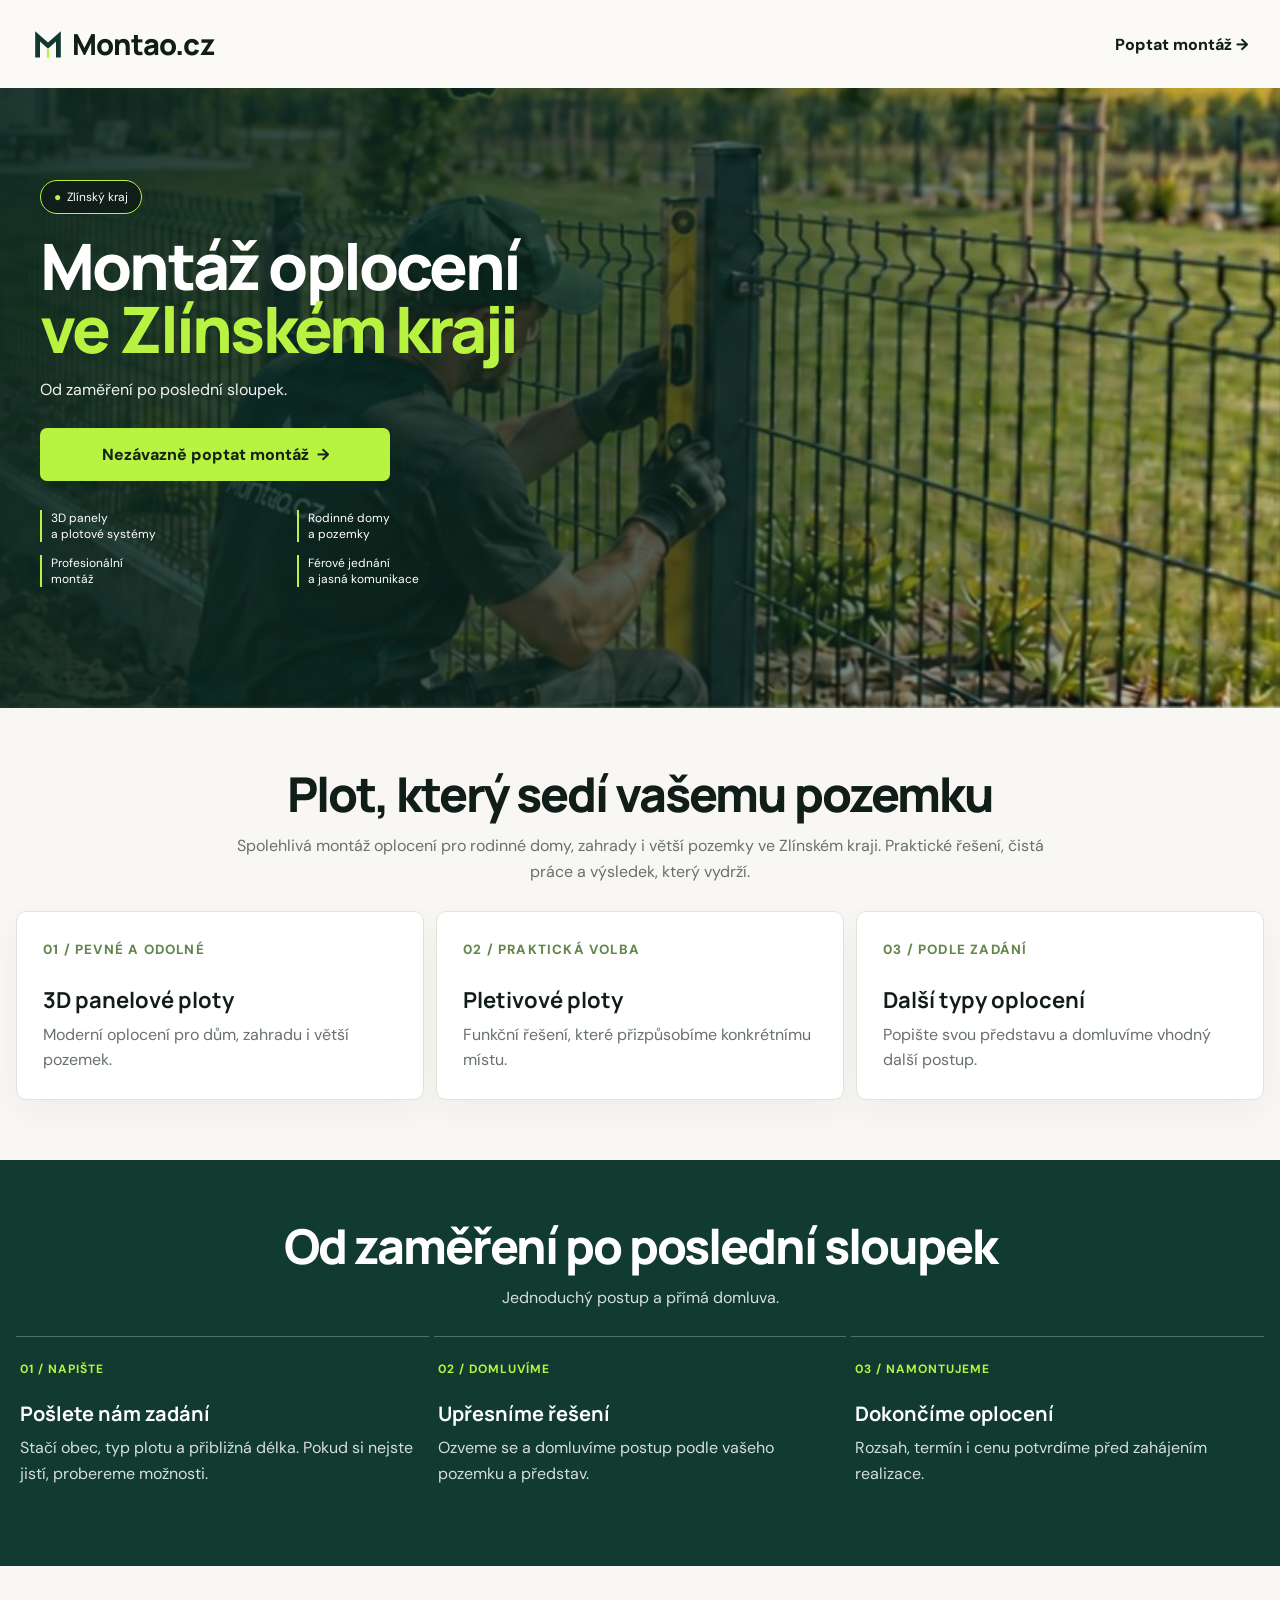
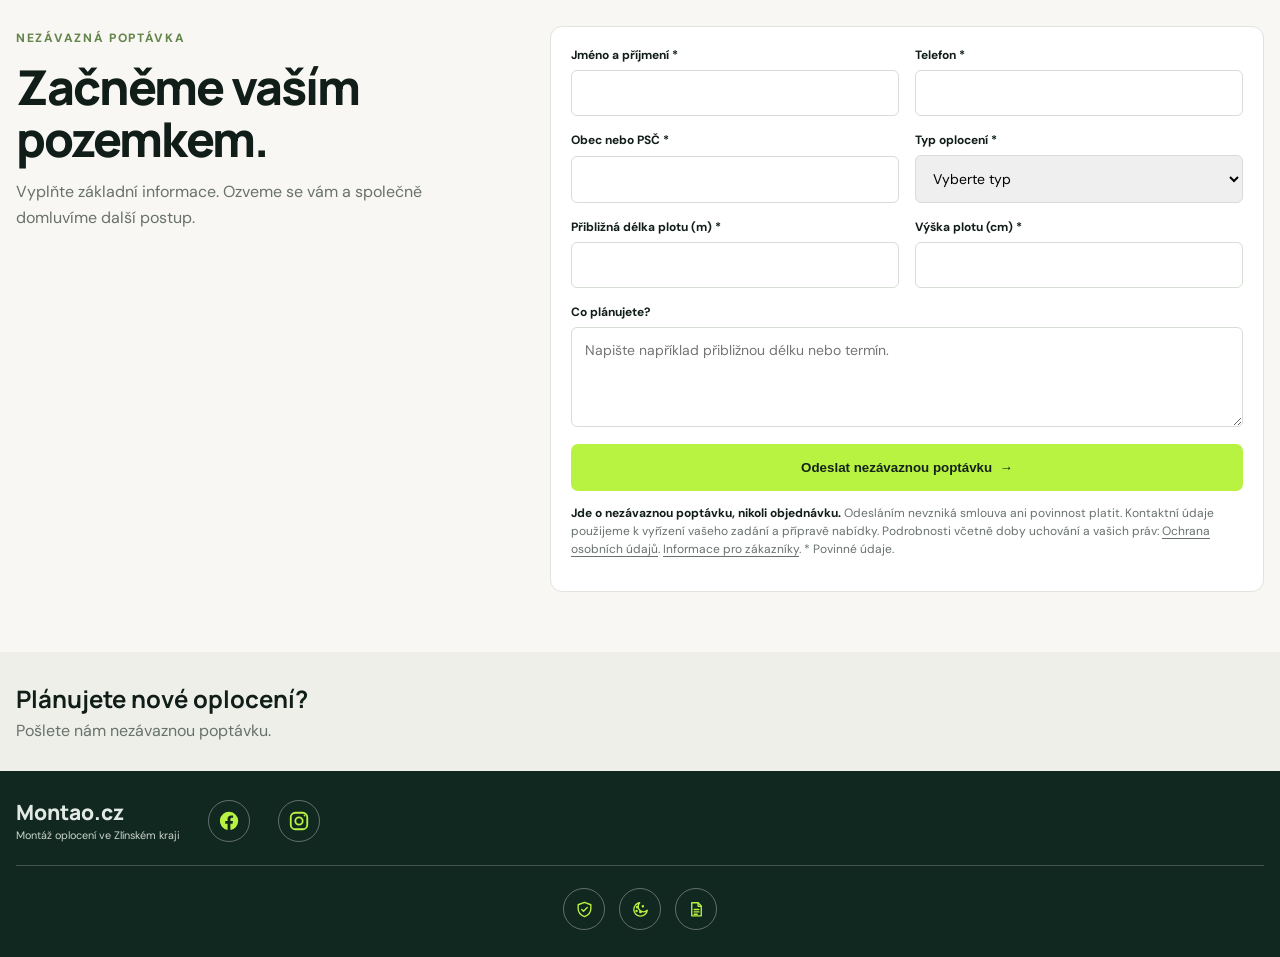
<file: index.html>
<!doctype html>
<html lang="cs">
<head>
<meta charset="utf-8">
<meta name="viewport" content="width=device-width, initial-scale=1">
<meta name="referrer" content="strict-origin-when-cross-origin">
<meta name="theme-color" content="#f7f6f2">
<meta name="description" content="Montao.cz zajišťuje montáž panelových a pletivových plotů ve Zlínském kraji. Zaměření, domluva i poctivá realizace. Nezávazná poptávka.">
<title>Montao.cz — Montáž oplocení ve Zlínském kraji</title>
<link rel="icon" href="favicon.svg" type="image/svg+xml">
<link rel="stylesheet" href="assets/fonts-local.css">
<style>
:root{--ink:#101d19;--forest:#12392e;--lime:#b9f342;--paper:#f8f7f3;--muted:#68716d;--line:#e1e3dd}
*{box-sizing:border-box}html{scroll-behavior:smooth;-webkit-tap-highlight-color:transparent}body{margin:0;background:var(--paper);color:var(--ink);font-family:"DM Sans",sans-serif}a{color:inherit;text-decoration:none}a,button,input,select,textarea{-webkit-tap-highlight-color:transparent}.wrap{width:min(1400px,calc(100% - 40px));margin-inline:auto}
.desktop-art{position:relative;width:min(100%,1536px);margin:0 auto;line-height:0}.desktop-art>img{display:block;width:100%;height:auto}.hot{position:absolute;z-index:2;display:block;border-radius:8px}.hot:hover{background:#b9f34218}.hot:focus-visible{outline:3px solid var(--lime);outline-offset:2px;background:#b9f34220}.visually-hidden{position:absolute;width:1px;height:1px;padding:0;margin:-1px;overflow:hidden;clip:rect(0,0,0,0);white-space:nowrap;border:0}
.mobile-head,.mobile-hero{display:none}
.section{padding:78px 0}.center{text-align:center;margin:0 auto 38px;max-width:820px}.center h2,.copy h2{font:800 clamp(32px,4vw,48px)/1.08 Manrope,sans-serif;letter-spacing:-2px;margin:0 0 13px}.center p,.copy p{color:var(--muted);line-height:1.65;margin:0;font-size:16px}.cards{display:grid;grid-template-columns:repeat(3,1fr);gap:20px}.card{min-height:220px;padding:26px;background:#fff;border:1px solid var(--line);border-radius:10px;box-shadow:0 12px 32px #12231b0a}.card small{color:#64864b;font-weight:800;letter-spacing:1.2px}.card h3{font:700 22px Manrope,sans-serif;margin:52px 0 9px}.card p{color:var(--muted);line-height:1.6;margin:0}
.steps{background:#113b30;color:#fff}.steps .center p{color:#d5dfd9}.step-grid{display:grid;grid-template-columns:repeat(3,1fr);gap:28px}.step{border-top:1px solid #ffffff44;padding:20px 4px}.step b{color:var(--lime);font-size:12px;letter-spacing:1px}.step h3{font:700 20px Manrope,sans-serif;margin:22px 0 8px}.step p{color:#d5dfd9;line-height:1.6;margin:0}
.quote{display:grid;grid-template-columns:.8fr 1.2fr;gap:58px;align-items:start}.copy h2{margin:14px 0}.eyebrow{font-size:12px;text-transform:uppercase;letter-spacing:1.7px;color:#64864b;font-weight:800}.call-link{display:inline-block;font:700 24px Manrope,sans-serif;margin-top:23px}.form-card{padding:30px;background:#fff;border:1px solid var(--line);border-radius:12px}.fields{display:grid;grid-template-columns:1fr 1fr;gap:16px}.field{display:grid;gap:7px}.field.full{grid-column:1/-1}.field label{font-size:12px;font-weight:700}.field input,.field select,.field textarea{width:100%;border:1px solid #d5ddd4;border-radius:6px;padding:13px;font:14px "DM Sans",sans-serif}.field textarea{min-height:100px;resize:vertical}.button{display:inline-flex;justify-content:center;align-items:center;background:var(--lime);color:#15221a;font-weight:800;border:0;border-radius:7px;padding:16px 22px;cursor:pointer}.form-card .button{width:100%;margin-top:17px}.form-note{font-size:12px;color:var(--muted);line-height:1.5;margin:13px 0 0}.contact{background:#eeefe9;padding:30px 0}.contact-inner{display:grid;grid-template-columns:minmax(0,1fr) 170px auto;align-items:center;gap:24px}.contact-copy{grid-column:1;grid-row:1}.contact-inner .call-link{grid-column:3;grid-row:1;margin-top:0}.contact-portrait{grid-column:2;grid-row:1;display:block;width:160px;max-height:180px;object-fit:contain;align-self:end}.contact h2{font:700 24px Manrope,sans-serif;margin:0 0 5px}.contact p{margin:0;color:var(--muted)}.footer{background:#112820;color:#e3eae5;padding:27px 0;font-size:13px}.foot{display:flex;justify-content:space-between;align-items:center;gap:20px}.foot-brand{display:flex;align-items:center;justify-content:space-between;gap:20px}.foot strong{font:800 21px Manrope}.foot small{color:#cad4cd}.foot-right{display:flex;align-items:center;justify-content:flex-end;gap:16px;text-align:right;line-height:1.6}.email-icon{display:inline-flex;align-items:center;justify-content:center;gap:10px;height:42px;padding:0 13px;border:1px solid #ffffff55;border-radius:999px;color:#e3eae5;flex:0 0 auto;transition:background .2s,color .2s}.email-icon:hover,.email-icon:focus-visible{background:#b9f342;color:#112820;outline:2px solid #8ab82d;outline-offset:3px}.email-icon svg{width:19px;height:19px;fill:none;stroke:#b9f342;stroke-width:1.7;stroke-linecap:round;stroke-linejoin:round;flex:0 0 auto}.email-icon:hover svg,.email-icon:focus-visible svg{stroke:#112820}.email-label{font-size:13px;white-space:nowrap}.footer-ico{font-size:13px;color:#e3eae5;white-space:nowrap}.facebook-link{display:inline-flex;align-items:center;justify-content:center;width:42px;height:42px;border:1px solid #ffffff55;border-radius:50%;color:#b9f342;flex:0 0 auto;transition:background .2s,color .2s}.facebook-link:hover,.facebook-link:focus-visible{background:#b9f342;color:#112820;outline-offset:3px}.footer-portrait{display:block;width:104px;height:104px;object-fit:contain;flex:0 0 auto}
@media(min-width:0px){.desktop-art{display:none}.mobile-head{display:flex;height:68px;align-items:center;justify-content:space-between;padding:0 17px;background:#fbfaf6}.mobile-brand{display:flex;align-items:center;gap:8px;font:800 20px Manrope,sans-serif;letter-spacing:-.8px}.mobile-brand svg{width:32px;height:36px}.mobile-head .phone{font-size:13px;font-weight:800;white-space:nowrap}.mobile-hero{display:flex;position:relative;min-height:600px;padding:40px 19px 32px;align-items:flex-start;overflow:hidden;color:white;background:#12372d url("assets/approved-mobile-scene.svg") 48% center/auto 100% no-repeat}.mobile-hero:before{content:"";position:absolute;inset:0;background:linear-gradient(90deg,rgba(11,39,31,.92),rgba(11,39,31,.68) 56%,rgba(11,39,31,.18))}.mobile-content{position:relative;z-index:1;width:min(100%,460px);padding-top:20px}.mobile-map{display:inline-flex;background:#101d19;color:white;border:1px solid var(--lime);border-radius:40px;padding:8px 13px;font-size:12px;margin-bottom:20px}.mobile-map b{color:var(--lime);margin-right:6px}.mobile-content h1{font:800 clamp(42px,12vw,58px)/.99 Manrope,sans-serif;letter-spacing:-2.8px;margin:0 0 17px}.mobile-content h1 span{color:var(--lime)}.mobile-content p{font-size:16px;line-height:1.55;color:#f0f3ee;max-width:340px;margin:0 0 25px}.mobile-actions{display:grid;gap:10px;max-width:350px}.mobile-actions a{min-height:52px}.mobile-actions .outline{display:flex;align-items:center;justify-content:center;border:1px solid #fff9;border-radius:7px;font-weight:700}.mobile-benefits{display:grid;grid-template-columns:1fr 1fr;gap:13px;margin-top:29px;font-size:12px;line-height:1.35}.mobile-benefits span{border-left:2px solid var(--lime);padding-left:9px}.section{padding:60px 0}.wrap{width:min(100% - 32px,1400px)}.center{margin-bottom:25px}.cards{grid-template-columns:1fr;gap:12px}.card{min-height:155px}.card h3{margin:26px 0 7px}.step-grid{grid-template-columns:1fr;gap:5px}.quote{grid-template-columns:1fr;gap:24px}.fields{grid-template-columns:1fr}.field.full{grid-column:auto}.form-card{padding:20px}.contact-inner{grid-template-columns:minmax(0,1fr) 96px;gap:10px 16px;align-items:center}.contact-copy{grid-column:1;grid-row:1}.contact-inner .call-link{grid-column:1;grid-row:2;margin-top:20px}.contact-portrait{grid-column:2;grid-row:1 / span 2;width:96px;max-height:none;align-self:center}.foot{align-items:stretch;flex-direction:column}.foot-brand{width:100%}.foot-right{width:100%;justify-content:space-between;text-align:left}.footer-portrait{width:128px;height:128px}}
@media(min-width:761px) and (max-width:950px){.desktop-art .hot{min-width:0}.section{padding:60px 0}.quote{gap:30px}}
.legal-links{display:flex;justify-content:center;align-items:center;gap:14px;padding-top:22px;margin-top:22px;border-top:1px solid #ffffff33;line-height:1.6}.legal-links a{display:grid;place-items:center;width:42px;height:42px;border:1px solid #ffffff55;border-radius:50%;color:#b9f342;transition:background .2s,color .2s}.legal-links a:hover,.legal-links a:focus-visible{background:#b9f342;color:#112820;outline-offset:3px}.legal-links svg{width:19px;height:19px;fill:none;stroke:currentColor;stroke-width:1.7;stroke-linecap:round;stroke-linejoin:round}.form-note a{text-decoration:underline;text-underline-offset:3px}.foot-right{overflow-wrap:anywhere}.legal-links a:focus-visible,.form-note a:focus-visible{outline:2px solid #8ab82d;outline-offset:3px}.form-note strong{color:var(--ink)}

@media(max-width:760px){
.contact{padding:28px 0;background:#eeefe9}.contact-inner{display:grid;grid-template-columns:1fr;gap:16px;align-items:start}.contact-copy{grid-column:1;grid-row:auto}.contact h2{font-size:25px;line-height:1.18;max-width:340px}.contact-inner .call-link{grid-column:1;grid-row:auto;display:flex;align-items:center;justify-content:center;gap:10px;width:100%;min-height:58px;margin:2px 0 0;padding:14px 18px;border-radius:8px;background:#12392e;color:#fff;font-size:20px;letter-spacing:.2px}.contact-inner .call-link:before{content:"☎";font:500 19px sans-serif}.contact-inner .call-link:after{content:none}
.footer{padding:28px 0 34px}.foot{gap:22px}.foot>div:first-child{width:100%}.foot strong{font-size:24px}.foot-right{width:100%;display:flex;flex-direction:column;align-items:flex-start;justify-content:flex-start;gap:18px;text-align:left;line-height:1.7;font-size:14px}.footer-portrait{align-self:center;width:150px;height:150px;margin:0 auto 2px}.legal-links{flex-direction:row;align-items:center;justify-content:center;gap:14px;padding-top:20px;margin-top:22px}.legal-links a{display:grid;flex:0 0 42px;max-width:none}
}
@media(min-width:761px){
.mobile-head{height:88px;padding:0 max(32px,calc((100% - 1400px)/2));gap:32px}.mobile-brand{font-size:29px}.mobile-head .phone{font-size:16px}.mobile-hero{min-height:620px;padding:72px max(40px,calc((100% - 1400px)/2));background-position:right center;background-size:auto 100%}.mobile-content{width:650px;max-width:62%}.mobile-content h1{font-size:clamp(48px,5vw,76px)}.mobile-benefits{max-width:500px}.cards{grid-template-columns:repeat(3,1fr)}.step-grid{grid-template-columns:repeat(3,1fr)}.quote{grid-template-columns:.8fr 1.2fr;gap:58px}.fields{grid-template-columns:1fr 1fr}.field.full{grid-column:1/-1}.foot{flex-direction:row}.foot-brand{justify-content:flex-start;gap:28px}
}
</style>
</head>
<body>
<header class="mobile-head">
<a class="mobile-brand" href="#" aria-label="Montao.cz, úvod"><svg viewBox="0 0 40 44" aria-hidden="true"><path d="M4 39V6l16 14L36 6v33h-6V19L20 28 10 19v20z" fill="#12392e"/><path d="M20 28v11" stroke="#b9f342" stroke-width="3"/></svg><span>Montao.cz</span></a>
<a class="phone" href="#poptavka">Poptat montáž →</a>
</header>
<main>
<section class="mobile-hero">
<div class="mobile-content">
<div class="mobile-map" id="oblast"><b>●</b> Zlínský kraj</div>
<h1>Montáž oplocení<br><span>ve Zlínském kraji</span></h1>
<p>Od zaměření po poslední sloupek.</p>
<div class="mobile-actions"><a class="button" href="#poptavka">Nezávazně poptat montáž&nbsp; →</a></div>
<div class="mobile-benefits"><span>3D panely<br>a plotové systémy</span><span>Rodinné domy<br>a pozemky</span><span>Profesionální<br>montáž</span><span>Férové jednání<br>a jasná komunikace</span></div>
</div>
</section>
<section class="section" id="oploceni"><div class="wrap"><div class="center"><h2>Plot, který sedí vašemu pozemku</h2><p>Spolehlivá montáž oplocení pro rodinné domy, zahrady i větší pozemky ve Zlínském kraji. Praktické řešení, čistá práce a výsledek, který vydrží.</p></div><div class="cards"><article class="card"><small>01 / PEVNÉ A ODOLNÉ</small><h3>3D panelové ploty</h3><p>Moderní oplocení pro dům, zahradu i větší pozemek.</p></article><article class="card"><small>02 / PRAKTICKÁ VOLBA</small><h3>Pletivové ploty</h3><p>Funkční řešení, které přizpůsobíme konkrétnímu místu.</p></article><article class="card"><small>03 / PODLE ZADÁNÍ</small><h3>Další typy oplocení</h3><p>Popište svou představu a domluvíme vhodný další postup.</p></article></div></div></section>
<section class="section steps" id="postup"><div class="wrap"><div class="center"><h2>Od zaměření po poslední sloupek</h2><p>Jednoduchý postup a přímá domluva.</p></div><div class="step-grid"><article class="step"><b>01 / NAPIŠTE</b><h3>Pošlete nám zadání</h3><p>Stačí obec, typ plotu a přibližná délka. Pokud si nejste jistí, probereme možnosti.</p></article><article class="step"><b>02 / DOMLUVÍME</b><h3>Upřesníme řešení</h3><p>Ozveme se a domluvíme postup podle vašeho pozemku a představ.</p></article><article class="step"><b>03 / NAMONTUJEME</b><h3>Dokončíme oplocení</h3><p>Rozsah, termín i cenu potvrdíme před zahájením realizace.</p></article></div></div></section>
<section class="section wrap quote" id="poptavka"><div class="copy"><span class="eyebrow">Nezávazná poptávka</span><h2>Začněme vaším pozemkem.</h2><p>Vyplňte základní informace. Ozveme se vám a společně domluvíme další postup.</p></div><div class="form-card"><form id="quoteForm"><div class="fields"><div class="field"><label for="name">Jméno a příjmení *</label><input id="name" name="name" autocomplete="name" required></div><div class="field"><label for="phone">Telefon *</label><input id="phone" name="phone" type="tel" autocomplete="tel" required></div><div class="field"><label for="place">Obec nebo PSČ *</label><input id="place" name="place" autocomplete="postal-code" required></div><div class="field"><label for="type">Typ oplocení *</label><select id="type" name="type" required><option value="" disabled selected>Vyberte typ</option><option>3D panelový plot</option><option>Pletivový plot</option><option>Jiný typ / poradit</option></select></div><div class="field"><label for="length">Přibližná délka plotu (m) *</label><input id="length" name="length" type="number" min="0.01" max="1000" step="0.01" inputmode="decimal" required></div><div class="field"><label for="height">Výška plotu (cm) *</label><input id="height" name="height" type="number" min="40" max="400" step="1" required></div><div class="field full"><label for="message">Co plánujete?</label><textarea id="message" name="message" placeholder="Napište například přibližnou délku nebo termín."></textarea></div></div><button class="button" type="submit">Odeslat nezávaznou poptávku&nbsp; →</button><p class="form-note"><strong>Jde o nezávaznou poptávku, nikoli objednávku.</strong> Odesláním nevzniká smlouva ani povinnost platit. Kontaktní údaje použijeme k vyřízení vašeho zadání a přípravě nabídky. Podrobnosti včetně doby uchování a vašich práv: <a href="ochrana-osobnich-udaju.html">Ochrana osobních údajů</a>. <a href="informace-pro-zakazniky.html">Informace pro zákazníky</a>. * Povinné údaje.</p><p class="form-note" id="formStatus" role="status" aria-live="polite"></p></form></div></section>
<section class="contact"><div class="wrap contact-inner"><div class="contact-copy"><h2>Plánujete nové oplocení?</h2><p>Pošlete nám nezávaznou poptávku.</p></div></div></section>
</main>
<footer class="footer"><div class="wrap foot"><div class="foot-brand"><div><strong>Montao.cz</strong><br><small>Montáž oplocení ve Zlínském kraji</small></div><a class="facebook-link" href="https://www.facebook.com/montao.cz" target="_blank" rel="noopener noreferrer" aria-label="Montao.cz na Facebooku" title="Montao.cz na Facebooku"><svg viewBox="0 0 24 24" width="22" height="22" aria-hidden="true" fill="currentColor"><path d="M22 12a10 10 0 1 0-11.56 9.88v-6.99H7.9V12h2.54V9.8c0-2.51 1.49-3.9 3.78-3.9 1.1 0 2.25.2 2.25.2v2.47H15.2c-1.24 0-1.63.77-1.63 1.56V12h2.78l-.45 2.89h-2.33v6.99A10 10 0 0 0 22 12Z"/></svg><span class="visually-hidden">Facebook</span></a><a class="facebook-link" href="https://www.instagram.com/montao.cz/" target="_blank" rel="noopener noreferrer" aria-label="Montao.cz na Instagramu" title="Montao.cz na Instagramu"><svg viewBox="0 0 24 24" width="22" height="22" aria-hidden="true" fill="none" stroke="currentColor" stroke-width="2"><rect x="3" y="3" width="18" height="18" rx="5"/><circle cx="12" cy="12" r="4"/><circle cx="18" cy="6" r="1" fill="currentColor" stroke="none"/></svg><span class="visually-hidden">Instagram</span></a></div></div><nav class="wrap legal-links" aria-label="Právní informace"><a href="ochrana-osobnich-udaju.html" aria-label="Ochrana osobních údajů" title="Ochrana osobních údajů"><svg viewBox="0 0 24 24" aria-hidden="true"><path d="M12 3 20 6v5c0 5-3.4 8.2-8 10-4.6-1.8-8-5-8-10V6l8-3Z"/><path d="m8.5 12 2.2 2.2 4.8-4.8"/></svg><span class="visually-hidden">Ochrana osobních údajů</span></a><a href="cookies.html" aria-label="Cookies" title="Cookies"><svg viewBox="0 0 24 24" aria-hidden="true"><path d="M20.5 13A8.5 8.5 0 1 1 11 3.5a6.5 6.5 0 0 0 9.5 9.5Z"/><circle cx="8" cy="9" r="1"/><circle cx="12" cy="15" r="1"/><circle cx="7" cy="14" r=".7"/><circle cx="15" cy="8" r=".7"/></svg><span class="visually-hidden">Cookies</span></a><a href="informace-pro-zakazniky.html" aria-label="Informace pro zákazníky a reklamace" title="Informace pro zákazníky a reklamace"><svg viewBox="0 0 24 24" aria-hidden="true"><path d="M6 3.5h8l4 4V20H6z"/><path d="M14 3.5V8h4M9 12h6M9 15h6M9 18h4"/></svg><span class="visually-hidden">Informace pro zákazníky a reklamace</span></a></nav></footer>
<script>
document.getElementById('quoteForm').addEventListener('submit',async function(e){e.preventDefault();const form=e.currentTarget,status=document.getElementById('formStatus'),button=form.querySelector('button[type="submit"]');if(!form.reportValidity())return;button.disabled=true;button.textContent='Odesílám…';status.style.color='';status.textContent='Odesílám poptávku…';const v=id=>form.elements[id].value.trim();const fenceType=v('type'),length=Number(v('length')),height=Number(v('height')),now=new Date().toISOString();const lead={schemaVersion:2,mode:'lead',name:v('name'),phone:v('phone'),email:'',place:v('place'),region:'',note:v('message'),fenceType,height,segments:[{name:'Celková délka oplocení',length,connection:'začátek'}],options:[],gate:false,gateType:'',gateWidth:0,gateDrive:'',gateSection:0,gatePos:0,wicket:false,wicketWidth:0,wicketSection:0,wicketPos:0,scopeValue:'material',scope:'Materiál',displayedPrice:'',priceKind:'individuální nabídka',priceReason:'',placeFromCalculator:''};const controller=new AbortController();let timeout;try{const timeoutPromise=new Promise((_,reject)=>{timeout=setTimeout(()=>{controller.abort();reject(new Error('request_timeout'))},15000)});const response=await Promise.race([fetch('https://jmukoccjqykyoqsypuwb.supabase.co/functions/v1/submit-lead',{method:'POST',credentials:'omit',signal:controller.signal,headers:{'Accept':'application/json','Content-Type':'application/json','apikey':'sb_publishable_FSrTbgu1LeF9DNeam3ztwA_3dNHGq-V'},body:JSON.stringify({transportVersion:1,source:'plotao.cz',submittedAt:now,lead})}),timeoutPromise]);let result={};try{result=await response.json()}catch{}if(!response.ok){if(response.status===403)throw new Error('Doména webu není povolená pro odesílání do Plotao (HTTP 403).');if(response.status>=500)throw new Error('Plotao administrace je momentálně nedostupná (HTTP '+response.status+').');throw new Error('Administrace poptávku odmítla (HTTP '+response.status+'). Zkontrolujte zadané údaje.');}status.style.color='#26733b';status.textContent='Děkujeme, poptávka byla úspěšně odeslána. Ozveme se vám.';form.reset();}catch(error){status.style.color='#9a3e24';const detail=(error?.name==='AbortError'||error?.message==='request_timeout')?'Čekání na Plotao přesáhlo 15 sekund.':error instanceof TypeError?'Spojení s Plotao administrací se nezdařilo (síť nebo povolení domény).':(error instanceof Error?error.message:'Odeslání se nezdařilo.');status.textContent=detail+' Vyplněná data zůstala zachována; zkuste to prosím znovu později.';}finally{clearTimeout(timeout);button.disabled=false;button.innerHTML='Odeslat nezávaznou poptávku&nbsp; →';}});
</script>
</body>
</html>
</file>
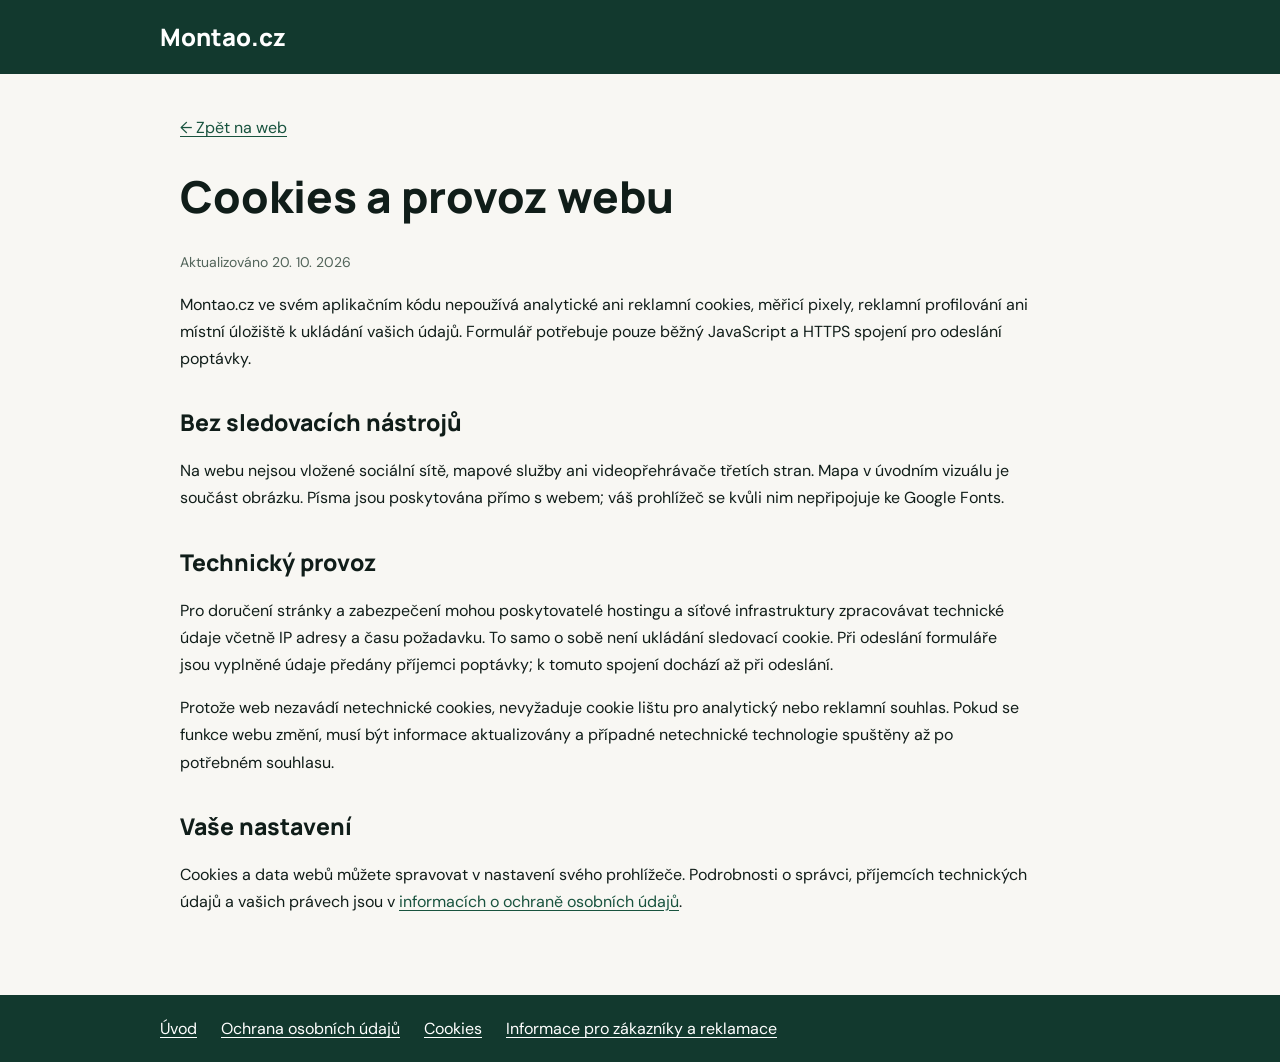
<file: cookies.html>
<!doctype html>
<html lang="cs"><head><meta charset="utf-8"><meta name="viewport" content="width=device-width,initial-scale=1"><title>Cookies a provoz webu | Montao.cz</title><meta name="robots" content="noindex,follow"><meta name="referrer" content="strict-origin-when-cross-origin"><link rel="icon" href="favicon.svg" type="image/svg+xml"><link rel="stylesheet" href="assets/fonts-local.css"><style>
:root{--ink:#101d19;--forest:#12392e;--lime:#b9f342;--paper:#f8f7f3}*{box-sizing:border-box}body{margin:0;background:var(--paper);color:var(--ink);font:16px/1.7 "DM Sans",Arial,sans-serif}header,footer{background:var(--forest);color:white;padding:20px max(20px,calc((100% - 960px)/2))}header a{font:800 24px Manrope,sans-serif;color:white;text-decoration:none}main{max-width:960px;margin:auto;padding:40px 20px 64px}h1{font:800 clamp(30px,5vw,44px)/1.15 Manrope,sans-serif}h2{font:800 23px/1.3 Manrope,sans-serif;margin-top:36px}h3{font-size:18px}a{color:#18533e;text-underline-offset:3px;overflow-wrap:anywhere}footer a{color:white}nav{display:flex;flex-wrap:wrap;gap:12px 24px}p,li{max-width:850px}.note{background:#edf3e3;border-left:4px solid #8ab82d;padding:16px 20px}.date{font-size:14px;color:#52645a}ul{padding-left:24px}address{font-style:normal}.template{border:1px solid #bdc8bf;background:white;padding:20px;line-height:2}@media print{header,footer,.back{display:none}main{padding:0;max-width:none}a{color:inherit}}
</style></head><body><header><a href="./">Montao.cz</a></header><main><a class="back" href="./">← Zpět na web</a><h1>Cookies a provoz webu</h1><p class="date">Aktualizováno 20. 10. 2026</p>
<p>Montao.cz ve svém aplikačním kódu nepoužívá analytické ani reklamní cookies, měřicí pixely, reklamní profilování ani místní úložiště k ukládání vašich údajů. Formulář potřebuje pouze běžný JavaScript a HTTPS spojení pro odeslání poptávky.</p>
<h2>Bez sledovacích nástrojů</h2><p>Na webu nejsou vložené sociální sítě, mapové služby ani videopřehrávače třetích stran. Mapa v úvodním vizuálu je součást obrázku. Písma jsou poskytována přímo s webem; váš prohlížeč se kvůli nim nepřipojuje ke Google Fonts.</p>
<h2>Technický provoz</h2><p>Pro doručení stránky a zabezpečení mohou poskytovatelé hostingu a síťové infrastruktury zpracovávat technické údaje včetně IP adresy a času požadavku. To samo o sobě není ukládání sledovací cookie. Při odeslání formuláře jsou vyplněné údaje předány příjemci poptávky; k tomuto spojení dochází až při odeslání.</p>
<p>Protože web nezavádí netechnické cookies, nevyžaduje cookie lištu pro analytický nebo reklamní souhlas. Pokud se funkce webu změní, musí být informace aktualizovány a případné netechnické technologie spuštěny až po potřebném souhlasu.</p>
<h2>Vaše nastavení</h2><p>Cookies a data webů můžete spravovat v nastavení svého prohlížeče. Podrobnosti o správci, příjemcích technických údajů a vašich právech jsou v <a href="ochrana-osobnich-udaju.html">informacích o ochraně osobních údajů</a>.</p></main><footer><nav aria-label="Právní informace"><a href="./">Úvod</a><a href="ochrana-osobnich-udaju.html">Ochrana osobních údajů</a><a href="cookies.html">Cookies</a><a href="informace-pro-zakazniky.html">Informace pro zákazníky a reklamace</a></nav></footer></body></html>
</file>
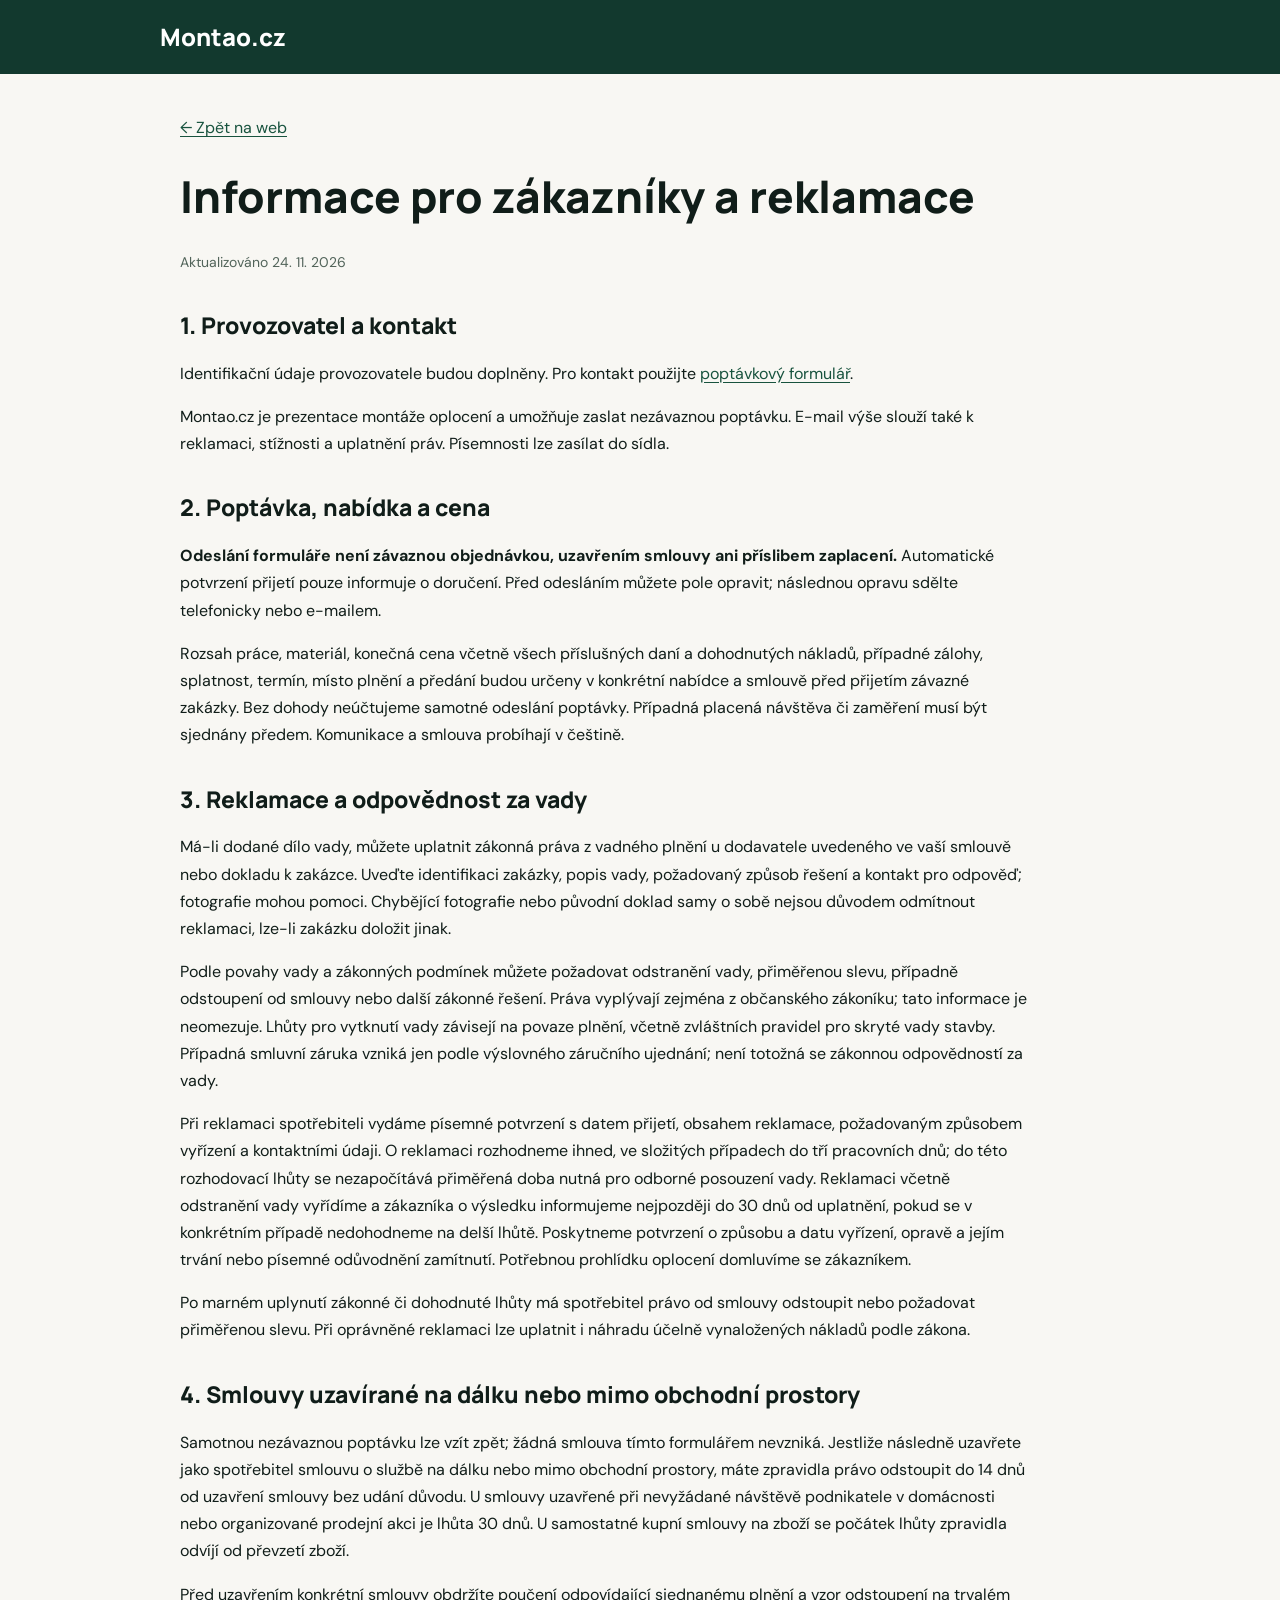
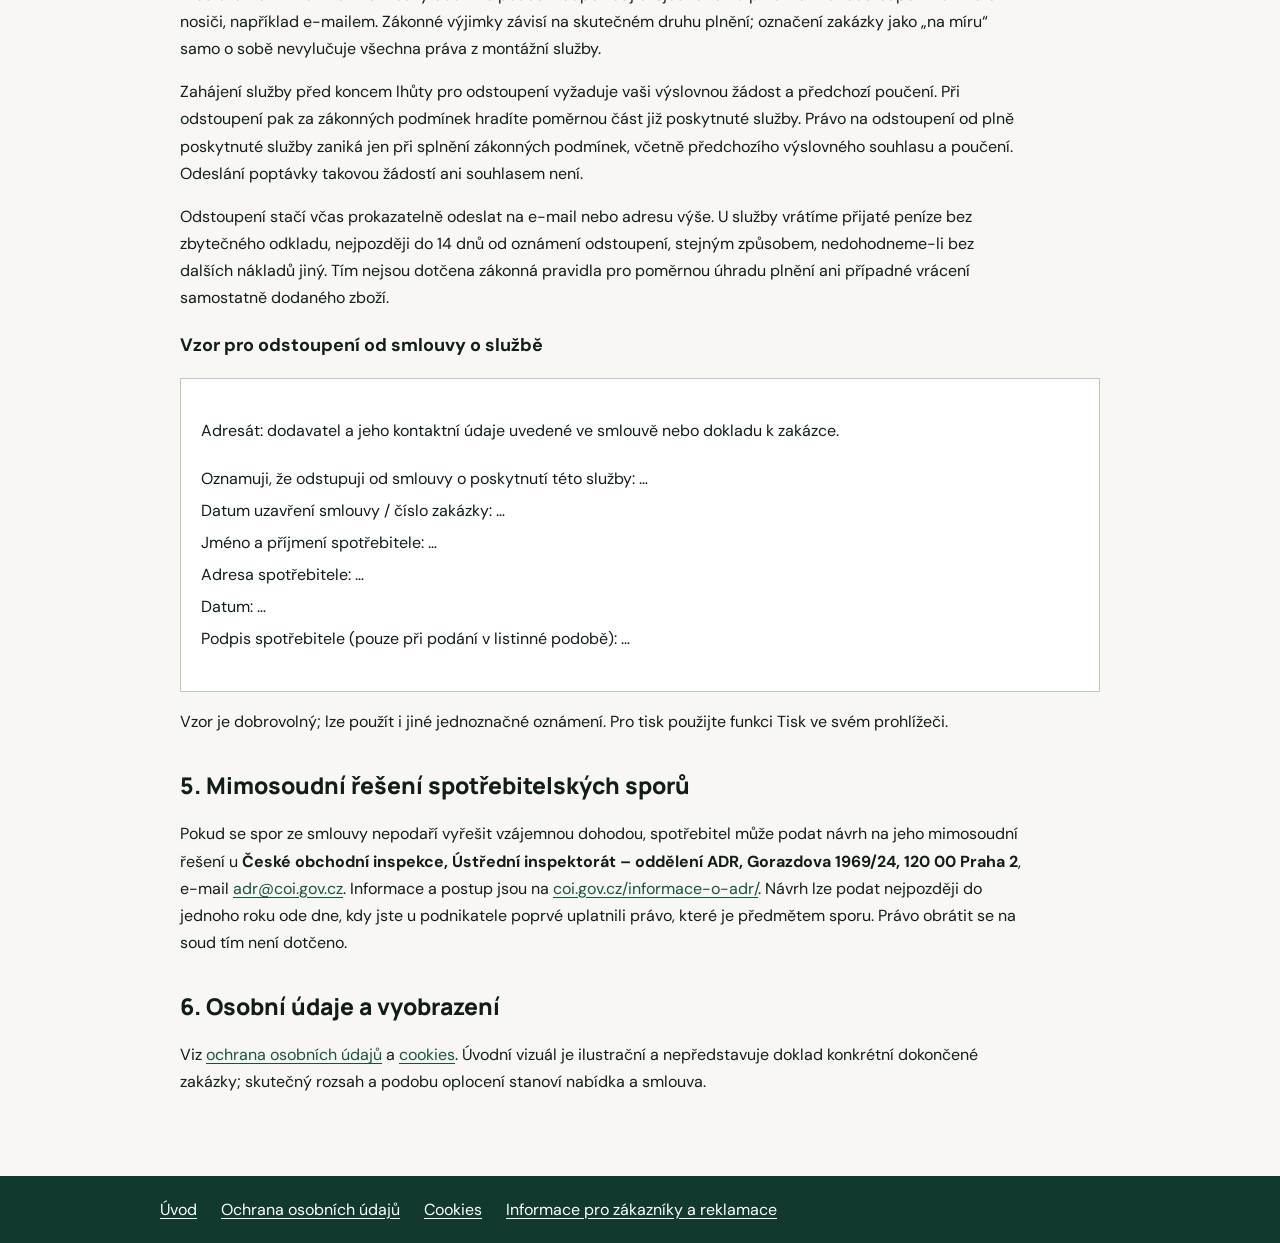
<file: informace-pro-zakazniky.html>
<!doctype html>
<html lang="cs"><head><meta charset="utf-8"><meta name="viewport" content="width=device-width,initial-scale=1"><title>Informace pro zákazníky a reklamace | Montao.cz</title><meta name="robots" content="noindex,follow"><meta name="referrer" content="strict-origin-when-cross-origin"><link rel="icon" href="favicon.svg" type="image/svg+xml"><link rel="stylesheet" href="assets/fonts-local.css"><style>
:root{--ink:#101d19;--forest:#12392e;--lime:#b9f342;--paper:#f8f7f3}*{box-sizing:border-box}body{margin:0;background:var(--paper);color:var(--ink);font:16px/1.7 "DM Sans",Arial,sans-serif}header,footer{background:var(--forest);color:white;padding:20px max(20px,calc((100% - 960px)/2))}header a{font:800 24px Manrope,sans-serif;color:white;text-decoration:none}main{max-width:960px;margin:auto;padding:40px 20px 64px}h1{font:800 clamp(30px,5vw,44px)/1.15 Manrope,sans-serif}h2{font:800 23px/1.3 Manrope,sans-serif;margin-top:36px}h3{font-size:18px}a{color:#18533e;text-underline-offset:3px;overflow-wrap:anywhere}footer a{color:white}nav{display:flex;flex-wrap:wrap;gap:12px 24px}p,li{max-width:850px}.note{background:#edf3e3;border-left:4px solid #8ab82d;padding:16px 20px}.date{font-size:14px;color:#52645a}ul{padding-left:24px}address{font-style:normal}.template{border:1px solid #bdc8bf;background:white;padding:20px;line-height:2}@media print{header,footer,.back{display:none}main{padding:0;max-width:none}a{color:inherit}}
</style></head><body><header><a href="./">Montao.cz</a></header><main><a class="back" href="./">← Zpět na web</a><h1>Informace pro zákazníky a reklamace</h1><p class="date">Aktualizováno 24. 11. 2026</p>
<h2>1. Provozovatel a kontakt</h2><p>Identifikační údaje provozovatele budou doplněny. Pro kontakt použijte <a href="./#poptavka">poptávkový formulář</a>.</p>
<p>Montao.cz je prezentace montáže oplocení a umožňuje zaslat nezávaznou poptávku. E-mail výše slouží také k reklamaci, stížnosti a uplatnění práv. Písemnosti lze zasílat do sídla.</p>
<h2>2. Poptávka, nabídka a cena</h2>
<p><strong>Odeslání formuláře není závaznou objednávkou, uzavřením smlouvy ani příslibem zaplacení.</strong> Automatické potvrzení přijetí pouze informuje o doručení. Před odesláním můžete pole opravit; následnou opravu sdělte telefonicky nebo e-mailem.</p>
<p>Rozsah práce, materiál, konečná cena včetně všech příslušných daní a dohodnutých nákladů, případné zálohy, splatnost, termín, místo plnění a předání budou určeny v konkrétní nabídce a smlouvě před přijetím závazné zakázky. Bez dohody neúčtujeme samotné odeslání poptávky. Případná placená návštěva či zaměření musí být sjednány předem. Komunikace a smlouva probíhají v češtině.</p>
<h2>3. Reklamace a odpovědnost za vady</h2>
<p>Má-li dodané dílo vady, můžete uplatnit zákonná práva z vadného plnění u dodavatele uvedeného ve vaší smlouvě nebo dokladu k zakázce. Uveďte identifikaci zakázky, popis vady, požadovaný způsob řešení a kontakt pro odpověď; fotografie mohou pomoci. Chybějící fotografie nebo původní doklad samy o sobě nejsou důvodem odmítnout reklamaci, lze-li zakázku doložit jinak.</p>
<p>Podle povahy vady a zákonných podmínek můžete požadovat odstranění vady, přiměřenou slevu, případně odstoupení od smlouvy nebo další zákonné řešení. Práva vyplývají zejména z občanského zákoníku; tato informace je neomezuje. Lhůty pro vytknutí vady závisejí na povaze plnění, včetně zvláštních pravidel pro skryté vady stavby. Případná smluvní záruka vzniká jen podle výslovného záručního ujednání; není totožná se zákonnou odpovědností za vady.</p>
<p>Při reklamaci spotřebiteli vydáme písemné potvrzení s datem přijetí, obsahem reklamace, požadovaným způsobem vyřízení a kontaktními údaji. O reklamaci rozhodneme ihned, ve složitých případech do tří pracovních dnů; do této rozhodovací lhůty se nezapočítává přiměřená doba nutná pro odborné posouzení vady. Reklamaci včetně odstranění vady vyřídíme a zákazníka o výsledku informujeme nejpozději do 30 dnů od uplatnění, pokud se v konkrétním případě nedohodneme na delší lhůtě. Poskytneme potvrzení o způsobu a datu vyřízení, opravě a jejím trvání nebo písemné odůvodnění zamítnutí. Potřebnou prohlídku oplocení domluvíme se zákazníkem.</p>
<p>Po marném uplynutí zákonné či dohodnuté lhůty má spotřebitel právo od smlouvy odstoupit nebo požadovat přiměřenou slevu. Při oprávněné reklamaci lze uplatnit i náhradu účelně vynaložených nákladů podle zákona.</p>
<h2>4. Smlouvy uzavírané na dálku nebo mimo obchodní prostory</h2>
<p>Samotnou nezávaznou poptávku lze vzít zpět; žádná smlouva tímto formulářem nevzniká. Jestliže následně uzavřete jako spotřebitel smlouvu o službě na dálku nebo mimo obchodní prostory, máte zpravidla právo odstoupit do 14 dnů od uzavření smlouvy bez udání důvodu. U smlouvy uzavřené při nevyžádané návštěvě podnikatele v domácnosti nebo organizované prodejní akci je lhůta 30 dnů. U samostatné kupní smlouvy na zboží se počátek lhůty zpravidla odvíjí od převzetí zboží.</p>
<p>Před uzavřením konkrétní smlouvy obdržíte poučení odpovídající sjednanému plnění a vzor odstoupení na trvalém nosiči, například e-mailem. Zákonné výjimky závisí na skutečném druhu plnění; označení zakázky jako „na míru“ samo o sobě nevylučuje všechna práva z montážní služby.</p>
<p>Zahájení služby před koncem lhůty pro odstoupení vyžaduje vaši výslovnou žádost a předchozí poučení. Při odstoupení pak za zákonných podmínek hradíte poměrnou část již poskytnuté služby. Právo na odstoupení od plně poskytnuté služby zaniká jen při splnění zákonných podmínek, včetně předchozího výslovného souhlasu a poučení. Odeslání poptávky takovou žádostí ani souhlasem není.</p>
<p>Odstoupení stačí včas prokazatelně odeslat na e-mail nebo adresu výše. U služby vrátíme přijaté peníze bez zbytečného odkladu, nejpozději do 14 dnů od oznámení odstoupení, stejným způsobem, nedohodneme-li bez dalších nákladů jiný. Tím nejsou dotčena zákonná pravidla pro poměrnou úhradu plnění ani případné vrácení samostatně dodaného zboží.</p>
<h3>Vzor pro odstoupení od smlouvy o službě</h3>
<div class="template"><p>Adresát: dodavatel a jeho kontaktní údaje uvedené ve smlouvě nebo dokladu k zakázce.</p><p>Oznamuji, že odstupuji od smlouvy o poskytnutí této služby: …<br>Datum uzavření smlouvy / číslo zakázky: …<br>Jméno a příjmení spotřebitele: …<br>Adresa spotřebitele: …<br>Datum: …<br>Podpis spotřebitele (pouze při podání v listinné podobě): …</p></div>
<p>Vzor je dobrovolný; lze použít i jiné jednoznačné oznámení. Pro tisk použijte funkci Tisk ve svém prohlížeči.</p>
<h2>5. Mimosoudní řešení spotřebitelských sporů</h2>
<p>Pokud se spor ze smlouvy nepodaří vyřešit vzájemnou dohodou, spotřebitel může podat návrh na jeho mimosoudní řešení u <strong>České obchodní inspekce, Ústřední inspektorát – oddělení ADR, Gorazdova 1969/24, 120 00 Praha 2</strong>, e-mail <a href="mailto:adr@coi.gov.cz">adr@coi.gov.cz</a>. Informace a postup jsou na <a href="https://coi.gov.cz/informace-o-adr/" rel="noreferrer">coi.gov.cz/informace-o-adr/</a>. Návrh lze podat nejpozději do jednoho roku ode dne, kdy jste u podnikatele poprvé uplatnili právo, které je předmětem sporu. Právo obrátit se na soud tím není dotčeno.</p>
<h2>6. Osobní údaje a vyobrazení</h2>
<p>Viz <a href="ochrana-osobnich-udaju.html">ochrana osobních údajů</a> a <a href="cookies.html">cookies</a>. Úvodní vizuál je ilustrační a nepředstavuje doklad konkrétní dokončené zakázky; skutečný rozsah a podobu oplocení stanoví nabídka a smlouva.</p></main><footer><nav aria-label="Právní informace"><a href="./">Úvod</a><a href="ochrana-osobnich-udaju.html">Ochrana osobních údajů</a><a href="cookies.html">Cookies</a><a href="informace-pro-zakazniky.html">Informace pro zákazníky a reklamace</a></nav></footer></body></html>
</file>
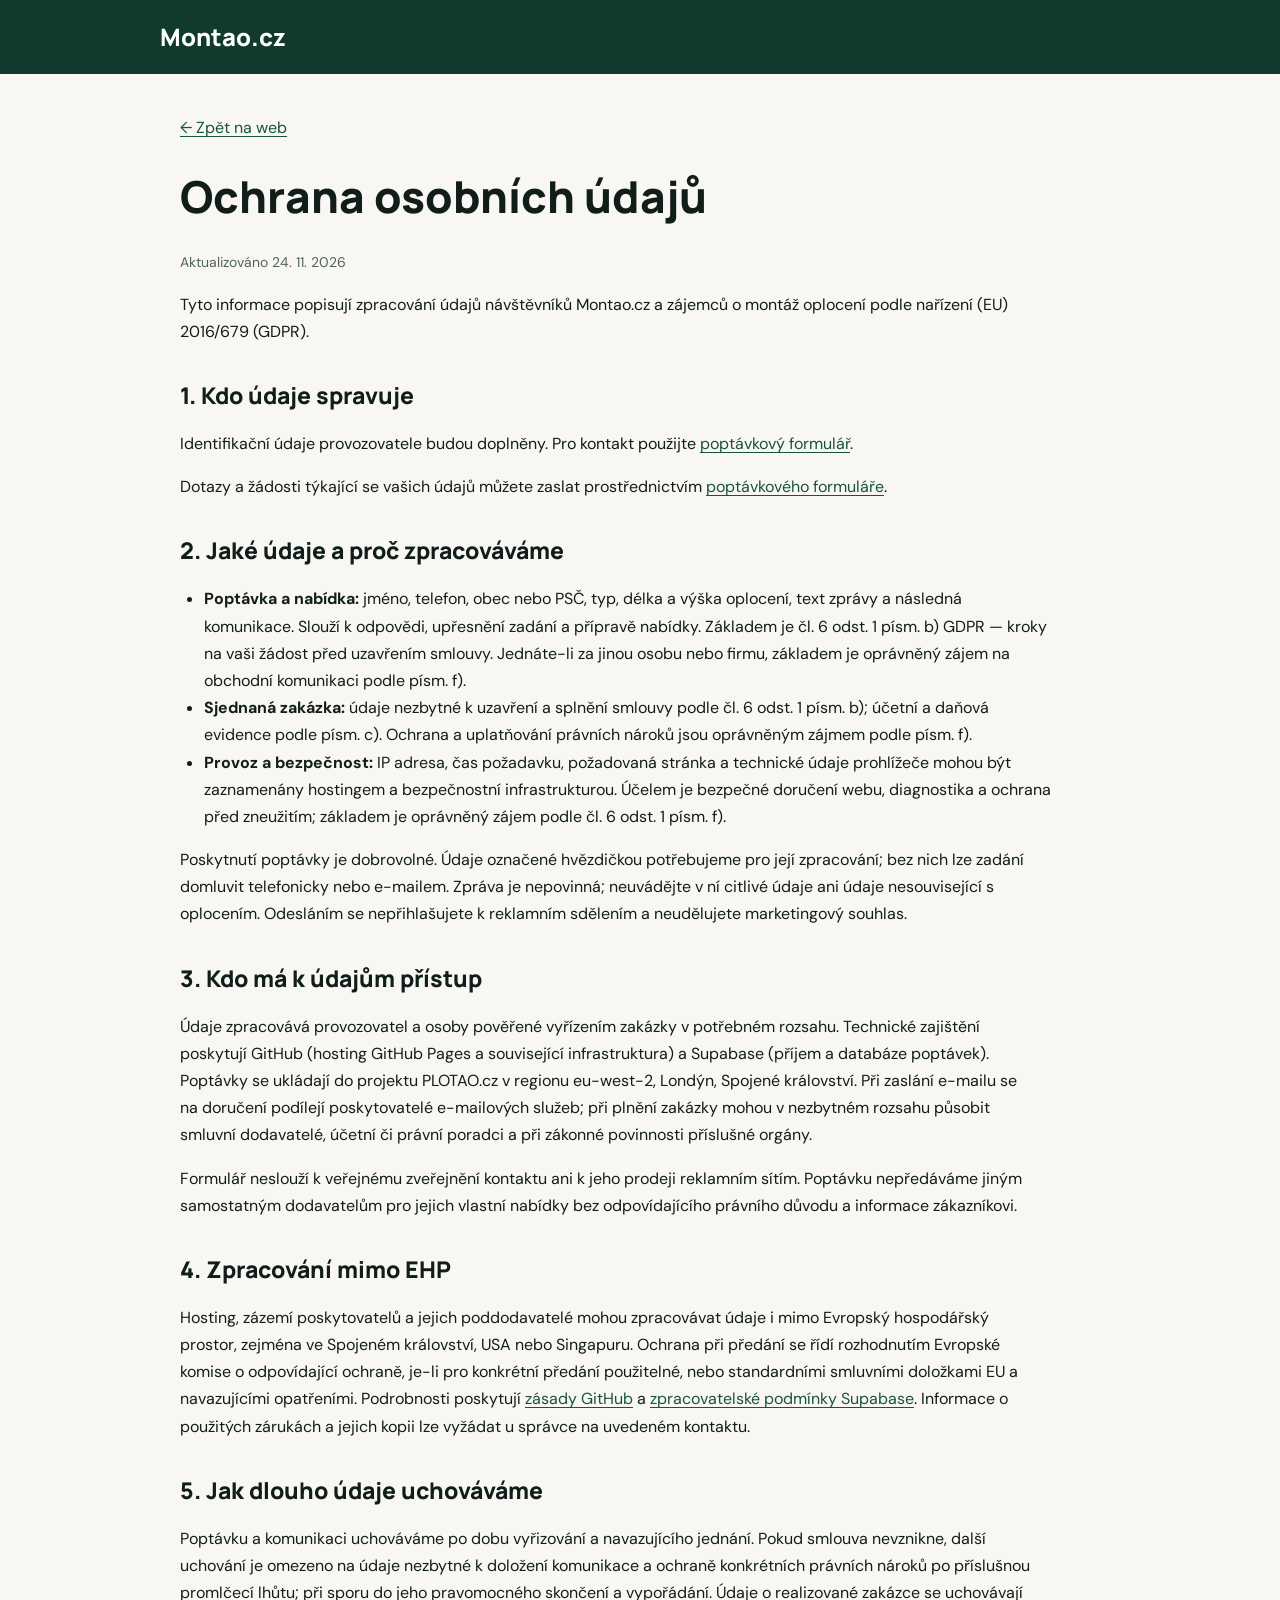
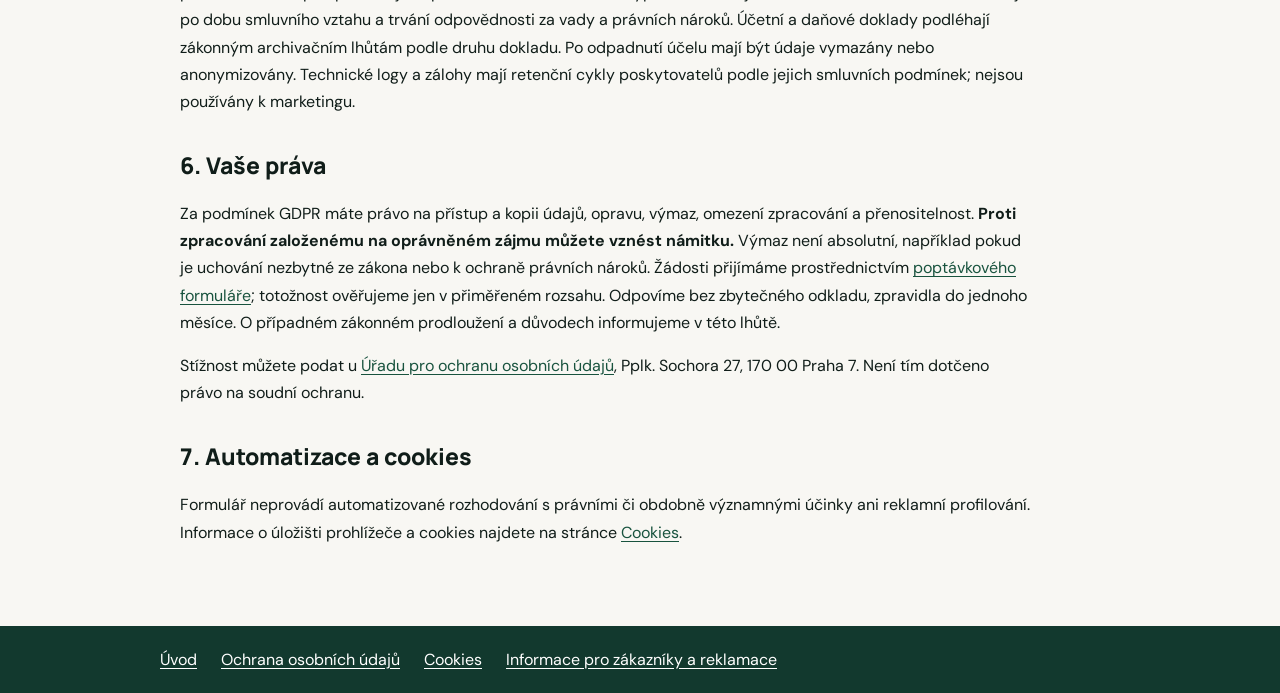
<file: ochrana-osobnich-udaju.html>
<!doctype html>
<html lang="cs"><head><meta charset="utf-8"><meta name="viewport" content="width=device-width,initial-scale=1"><title>Ochrana osobních údajů | Montao.cz</title><meta name="robots" content="noindex,follow"><meta name="referrer" content="strict-origin-when-cross-origin"><link rel="icon" href="favicon.svg" type="image/svg+xml"><link rel="stylesheet" href="assets/fonts-local.css"><style>
:root{--ink:#101d19;--forest:#12392e;--lime:#b9f342;--paper:#f8f7f3}*{box-sizing:border-box}body{margin:0;background:var(--paper);color:var(--ink);font:16px/1.7 "DM Sans",Arial,sans-serif}header,footer{background:var(--forest);color:white;padding:20px max(20px,calc((100% - 960px)/2))}header a{font:800 24px Manrope,sans-serif;color:white;text-decoration:none}main{max-width:960px;margin:auto;padding:40px 20px 64px}h1{font:800 clamp(30px,5vw,44px)/1.15 Manrope,sans-serif}h2{font:800 23px/1.3 Manrope,sans-serif;margin-top:36px}h3{font-size:18px}a{color:#18533e;text-underline-offset:3px;overflow-wrap:anywhere}footer a{color:white}nav{display:flex;flex-wrap:wrap;gap:12px 24px}p,li{max-width:850px}.note{background:#edf3e3;border-left:4px solid #8ab82d;padding:16px 20px}.date{font-size:14px;color:#52645a}ul{padding-left:24px}address{font-style:normal}.template{border:1px solid #bdc8bf;background:white;padding:20px;line-height:2}@media print{header,footer,.back{display:none}main{padding:0;max-width:none}a{color:inherit}}
</style></head><body><header><a href="./">Montao.cz</a></header><main><a class="back" href="./">← Zpět na web</a><h1>Ochrana osobních údajů</h1><p class="date">Aktualizováno 24. 11. 2026</p>
<p>Tyto informace popisují zpracování údajů návštěvníků Montao.cz a zájemců o montáž oplocení podle nařízení (EU) 2016/679 (GDPR).</p>
<h2>1. Kdo údaje spravuje</h2><p>Identifikační údaje provozovatele budou doplněny. Pro kontakt použijte <a href="./#poptavka">poptávkový formulář</a>.</p>
<p>Dotazy a žádosti týkající se vašich údajů můžete zaslat prostřednictvím <a href="./#poptavka">poptávkového formuláře</a>.</p>
<h2>2. Jaké údaje a proč zpracováváme</h2>
<ul><li><strong>Poptávka a nabídka:</strong> jméno, telefon, obec nebo PSČ, typ, délka a výška oplocení, text zprávy a následná komunikace. Slouží k odpovědi, upřesnění zadání a přípravě nabídky. Základem je čl. 6 odst. 1 písm. b) GDPR — kroky na vaši žádost před uzavřením smlouvy. Jednáte-li za jinou osobu nebo firmu, základem je oprávněný zájem na obchodní komunikaci podle písm. f).</li>
<li><strong>Sjednaná zakázka:</strong> údaje nezbytné k uzavření a splnění smlouvy podle čl. 6 odst. 1 písm. b); účetní a daňová evidence podle písm. c). Ochrana a uplatňování právních nároků jsou oprávněným zájmem podle písm. f).</li>
<li><strong>Provoz a bezpečnost:</strong> IP adresa, čas požadavku, požadovaná stránka a technické údaje prohlížeče mohou být zaznamenány hostingem a bezpečnostní infrastrukturou. Účelem je bezpečné doručení webu, diagnostika a ochrana před zneužitím; základem je oprávněný zájem podle čl. 6 odst. 1 písm. f).</li></ul>
<p>Poskytnutí poptávky je dobrovolné. Údaje označené hvězdičkou potřebujeme pro její zpracování; bez nich lze zadání domluvit telefonicky nebo e-mailem. Zpráva je nepovinná; neuvádějte v ní citlivé údaje ani údaje nesouvisející s oplocením. Odesláním se nepřihlašujete k reklamním sdělením a neudělujete marketingový souhlas.</p>
<h2>3. Kdo má k údajům přístup</h2>
<p>Údaje zpracovává provozovatel a osoby pověřené vyřízením zakázky v potřebném rozsahu. Technické zajištění poskytují GitHub (hosting GitHub Pages a související infrastruktura) a Supabase (příjem a databáze poptávek). Poptávky se ukládají do projektu PLOTAO.cz v regionu eu-west-2, Londýn, Spojené království. Při zaslání e-mailu se na doručení podílejí poskytovatelé e-mailových služeb; při plnění zakázky mohou v nezbytném rozsahu působit smluvní dodavatelé, účetní či právní poradci a při zákonné povinnosti příslušné orgány.</p>
<p>Formulář neslouží k veřejnému zveřejnění kontaktu ani k jeho prodeji reklamním sítím. Poptávku nepředáváme jiným samostatným dodavatelům pro jejich vlastní nabídky bez odpovídajícího právního důvodu a informace zákazníkovi.</p>
<h2>4. Zpracování mimo EHP</h2>
<p>Hosting, zázemí poskytovatelů a jejich poddodavatelé mohou zpracovávat údaje i mimo Evropský hospodářský prostor, zejména ve Spojeném království, USA nebo Singapuru. Ochrana při předání se řídí rozhodnutím Evropské komise o odpovídající ochraně, je-li pro konkrétní předání použitelné, nebo standardními smluvními doložkami EU a navazujícími opatřeními. Podrobnosti poskytují <a href="https://docs.github.com/en/site-policy/privacy-policies/github-general-privacy-statement" rel="noreferrer">zásady GitHub</a> a <a href="https://supabase.com/legal/customer-resources/data-processing-addendum" rel="noreferrer">zpracovatelské podmínky Supabase</a>. Informace o použitých zárukách a jejich kopii lze vyžádat u správce na uvedeném kontaktu.</p>
<h2>5. Jak dlouho údaje uchováváme</h2>
<p>Poptávku a komunikaci uchováváme po dobu vyřizování a navazujícího jednání. Pokud smlouva nevznikne, další uchování je omezeno na údaje nezbytné k doložení komunikace a ochraně konkrétních právních nároků po příslušnou promlčecí lhůtu; při sporu do jeho pravomocného skončení a vypořádání. Údaje o realizované zakázce se uchovávají po dobu smluvního vztahu a trvání odpovědnosti za vady a právních nároků. Účetní a daňové doklady podléhají zákonným archivačním lhůtám podle druhu dokladu. Po odpadnutí účelu mají být údaje vymazány nebo anonymizovány. Technické logy a zálohy mají retenční cykly poskytovatelů podle jejich smluvních podmínek; nejsou používány k marketingu.</p>
<h2>6. Vaše práva</h2>
<p>Za podmínek GDPR máte právo na přístup a kopii údajů, opravu, výmaz, omezení zpracování a přenositelnost. <strong>Proti zpracování založenému na oprávněném zájmu můžete vznést námitku.</strong> Výmaz není absolutní, například pokud je uchování nezbytné ze zákona nebo k ochraně právních nároků. Žádosti přijímáme prostřednictvím <a href="./#poptavka">poptávkového formuláře</a>; totožnost ověřujeme jen v přiměřeném rozsahu. Odpovíme bez zbytečného odkladu, zpravidla do jednoho měsíce. O případném zákonném prodloužení a důvodech informujeme v této lhůtě.</p>
<p>Stížnost můžete podat u <a href="https://uoou.gov.cz" rel="noreferrer">Úřadu pro ochranu osobních údajů</a>, Pplk. Sochora 27, 170 00 Praha 7. Není tím dotčeno právo na soudní ochranu.</p>
<h2>7. Automatizace a cookies</h2>
<p>Formulář neprovádí automatizované rozhodování s právními či obdobně významnými účinky ani reklamní profilování. Informace o úložišti prohlížeče a cookies najdete na stránce <a href="cookies.html">Cookies</a>.</p></main><footer><nav aria-label="Právní informace"><a href="./">Úvod</a><a href="ochrana-osobnich-udaju.html">Ochrana osobních údajů</a><a href="cookies.html">Cookies</a><a href="informace-pro-zakazniky.html">Informace pro zákazníky a reklamace</a></nav></footer></body></html>
</file>
